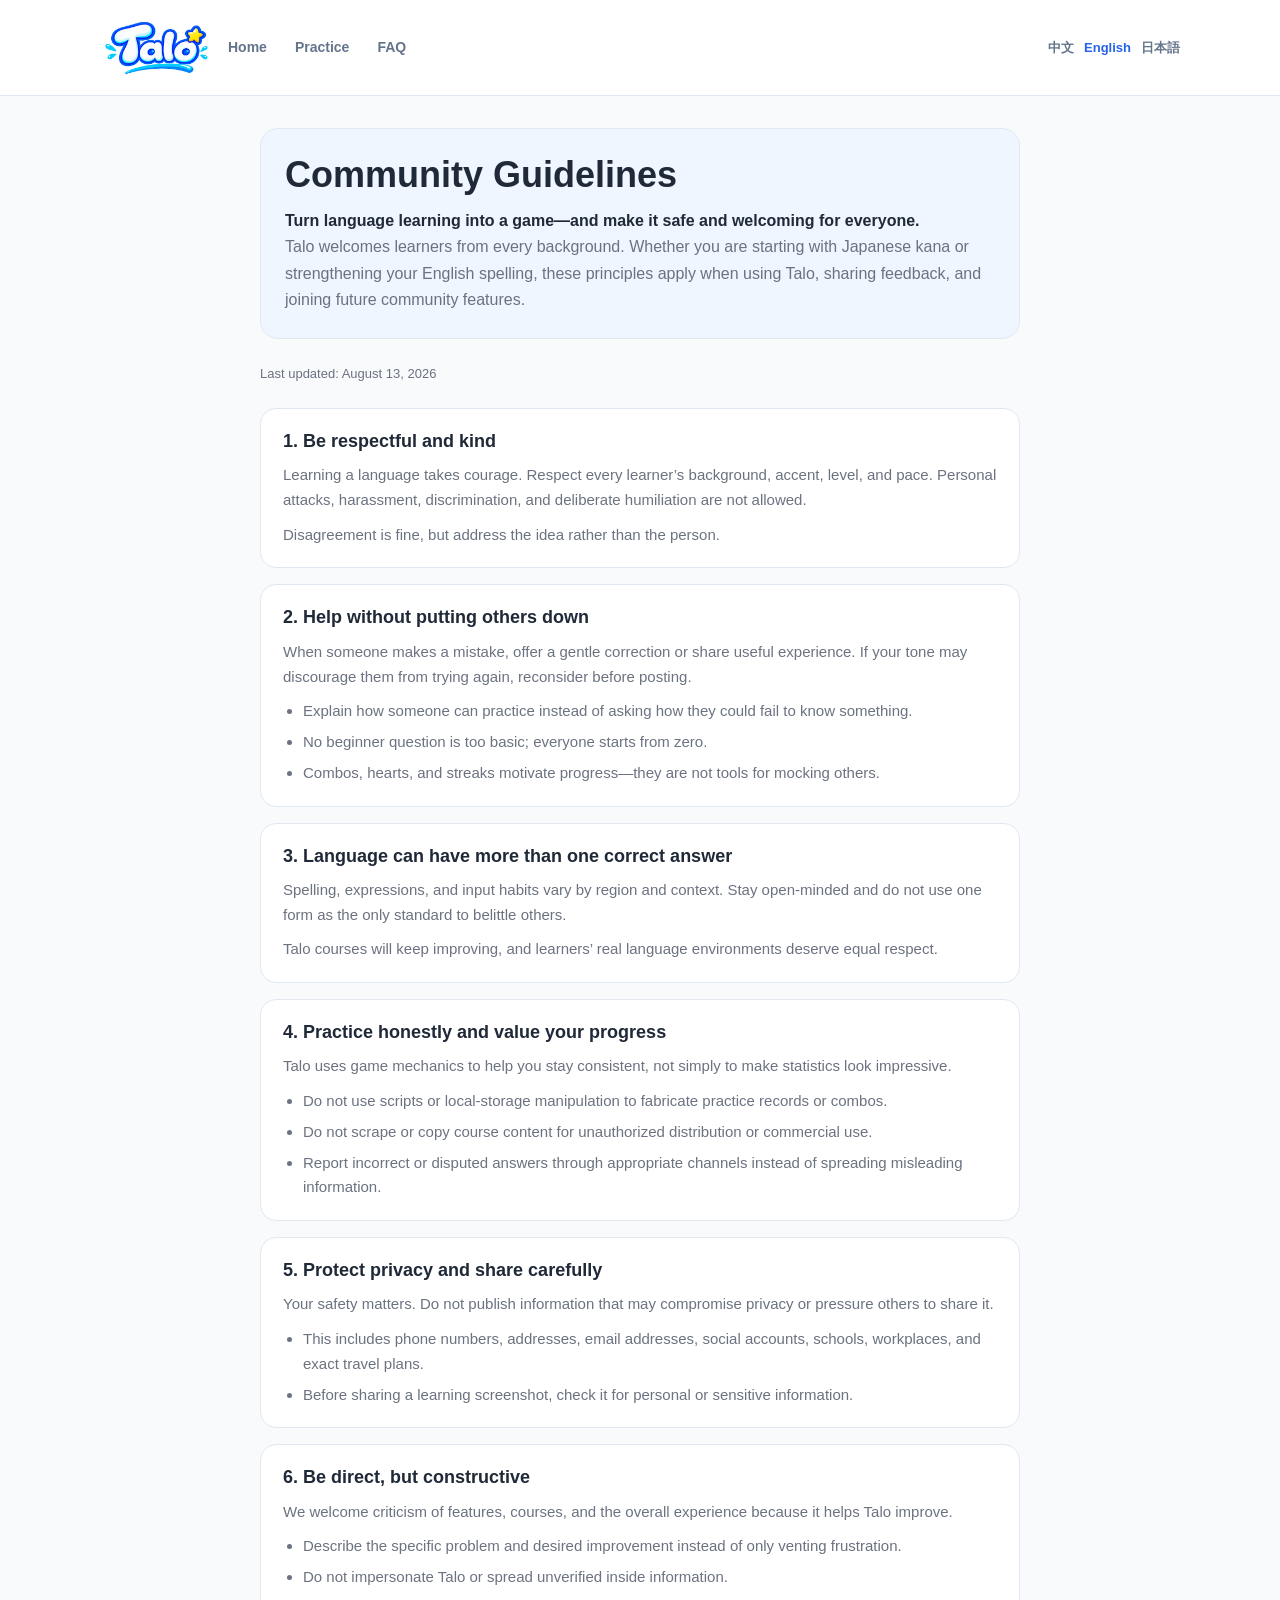
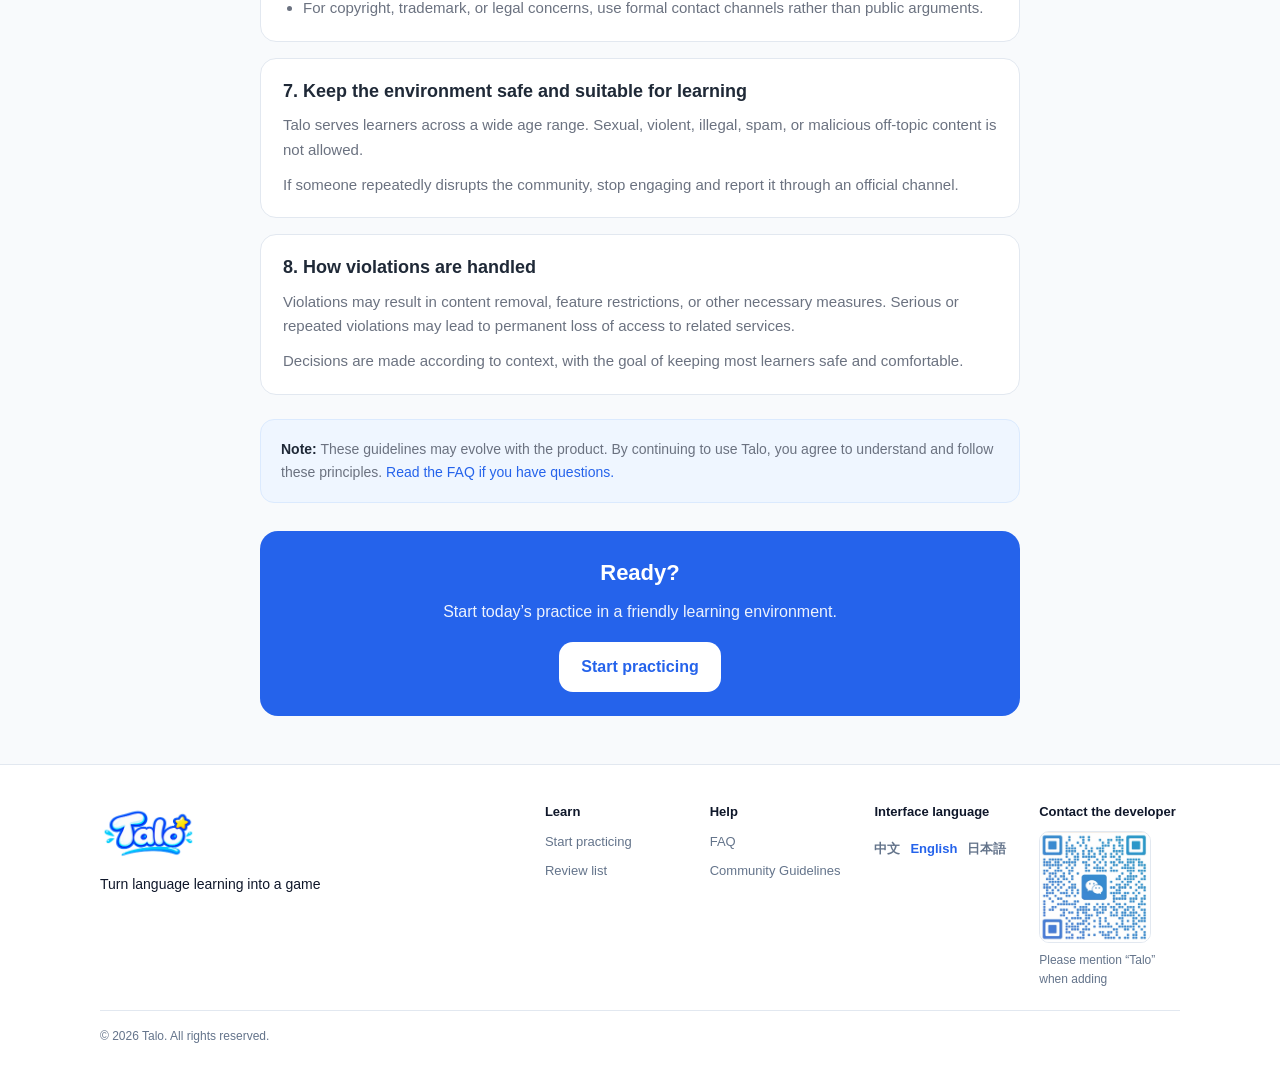
<file: community.html>
<!doctype html><html lang="zh-CN"><head><meta charset="UTF-8"><meta name="viewport" content="width=device-width,initial-scale=1"><title>社区守则 · Talo</title><meta name="description" content="Talo 社区守则：尊重、互助、诚实练习与隐私保护。把语言学习变成一场游戏，也要一起维护友善的学习环境。"><meta name="keywords" content="Talo,社区守则,语言学习,行为规范,打字练习"><meta name="author" content="Talo"><meta name="robots" content="index,follow"><link rel="canonical" href="https://premillos.github.io/talo/community.html"><link rel="icon" type="image/png" href="./brand/mini_logo.png"><link rel="stylesheet" href="./cursors/cursors.css"><script defer src="./i18n/static-pages.js"></script><meta property="og:type" content="website"><meta property="og:site_name" content="Talo"><meta property="og:locale" content="zh_CN"><meta property="og:locale:alternate" content="en_US"><meta property="og:locale:alternate" content="ja_JP"><meta property="og:title" content="社区守则 · Talo"><meta property="og:description" content="Talo 社区守则：尊重彼此、诚实练习、保护隐私，共同维护友善的语言学习环境。"><meta property="og:url" content="https://premillos.github.io/talo/community.html"><meta property="og:image" content="https://premillos.github.io/talo/brand/big_logo.png"><meta property="og:image:secure_url" content="https://premillos.github.io/talo/brand/big_logo.png"><meta property="og:image:type" content="image/png"><meta property="og:image:width" content="800"><meta property="og:image:height" content="534"><meta property="og:image:alt" content="Talo 多语言学习 Logo"><meta name="twitter:card" content="summary_large_image"><meta name="twitter:title" content="社区守则 · Talo"><meta name="twitter:description" content="Talo 社区守则：尊重彼此、诚实练习、保护隐私，共同维护友善的语言学习环境。"><meta name="twitter:image" content="https://premillos.github.io/talo/brand/big_logo.png"><meta name="twitter:image:alt" content="Talo 多语言学习 Logo"><script type="application/ld+json">{"@context":"https://schema.org","@type":"WebPage","name":"Talo 社区守则","description":"Talo 社区行为准则，适用于使用 Talo 产品及相关交流渠道的所有用户。","inLanguage":"zh-CN","isPartOf":{"@type":"WebSite","name":"Talo"}}</script><style>:root{--text:#1f2937;--muted:#6b7280;--border:#e2e8f0;--surface:#ffffff;--bg:#f8fafc;--primary:#2563eb;--link:#2563eb;--accent-soft:#eff6ff}*{box-sizing:border-box}body{margin:0;font-family:Inter,-apple-system,BlinkMacSystemFont,'Segoe UI',sans-serif;color:var(--text);background:var(--bg);line-height:1.65}a{color:var(--link);text-decoration:none}a:hover{text-decoration:underline}.wrap{width:min(760px,calc(100% - 32px));margin:0 auto}main{padding:32px 0 48px}.intro{margin-bottom:24px;padding:24px;border-radius:18px;background:var(--accent-soft);border:1px solid var(--border)}.intro h1{margin:0 0 10px;font-size:clamp(28px, 4vw, 36px);line-height:1.2}.intro p{margin:0;color:var(--muted);font-size:16px}.intro .slogan{margin-top:12px;color:var(--text);font-weight:600}.updated{margin:0 0 24px;color:var(--muted);font-size:13px}.rule-list{display:grid;gap:16px}.rule{padding:20px 22px;border:1px solid var(--border);border-radius:16px;background:var(--surface)}.rule h2{margin:0 0 10px;font-size:18px;line-height:1.35}.rule p{margin:0 0 10px;color:var(--muted);font-size:15px}.rule p:last-child{margin-bottom:0}.rule ul{margin:0;padding-left:20px;color:var(--muted);font-size:15px}.rule li+li{margin-top:6px}.notice{margin-top:24px;padding:18px 20px;border-radius:14px;background:var(--accent-soft);border:1px solid #dbeafe;font-size:14px;color:var(--muted)}.notice strong{color:var(--text)}.cta{margin-top:28px;padding:24px;border-radius:18px;background:var(--primary);color:#fff;text-align:center}.cta h2{margin:0 0 8px;font-size:22px}.cta p{margin:0 0 16px;opacity:.92}.cta a{display:inline-block;padding:12px 22px;border-radius:14px;background:#fff;color:var(--primary);font-weight:700;text-decoration:none}</style><link rel="stylesheet" href="./static-shell.css"></head><body data-page="community"><header class="site-header"><div class="page-shell site-header__inner"><a class="brand" href="./" aria-label="返回 Talo 首页"><img class="brand__logo" src="./brand/big_logo.png" alt="Talo"></a><nav class="site-nav" aria-label="站点导航"><a href="./">首页</a> <a href="./learn">练习</a> <a href="./faq.html">常见问题</a></nav><div class="site-actions"><div class="locale-switcher" role="group" aria-label="切换界面语言"><button type="button" data-locale="zh-CN">中文</button> <button type="button" data-locale="en">English</button> <button type="button" data-locale="ja">日本語</button></div></div></div></header><main class="wrap"><header class="intro"><h1>社区守则</h1><p class="slogan">把语言学习，变成一场游戏——也把它变成对每个人都安全、友善的体验。</p><p>Talo 欢迎来自不同背景的学习者。无论你是刚开始接触日语假名，还是在巩固英语拼写，这些原则适用于使用 Talo 产品、参与反馈交流，以及未来可能开放的社区功能。</p></header><p class="updated">最后更新：2026-08-13</p><section class="rule-list" aria-label="社区守则正文"><article class="rule" id="respect"><h2>1. 彼此尊重，保持友善</h2><p>学习语言需要勇气。请对待每位学习者及其背景、口音、水平与节奏以尊重。我们不允许人身攻击、骚扰、歧视性言论，或故意让他人难堪的内容。</p><p>可以不同意，但请就事论事，不要针对个人。</p></article><article class="rule" id="help"><h2>2. 鼓励互助，拒绝「打击式帮忙」</h2><p>看到他人出错时，可以温和地指出或分享经验；但如果语气会让对方更不敢开口，那就先别发。</p><ul><li>优先分享「可以怎么练」，而不是「你怎么连这都不会」。</li><li>新手问题没有「太低级」，每个人都是从零开始的。</li><li>连击、心形、连续天数是激励，不是嘲笑他人的工具。</li></ul></article><article class="rule" id="diversity"><h2>3. 语言有多种正确答案</h2><p>同一种语言在不同地区、场景下可能有不同拼写、表达或输入习惯。讨论时保持开放，不要把某一种说法当作唯一标准去贬低其他人。</p><p>Talo 课程会逐步完善，但学习者的真实语言环境同样值得尊重。</p></article><article class="rule" id="honesty"><h2>4. 诚实练习，珍惜自己的进步</h2><p>Talo 的游戏化设计是为了让你更愿意坚持，而不是为了「数据好看」。</p><ul><li>请勿通过脚本、篡改本地存储等方式伪造练习记录或连击。</li><li>请勿批量抓取、复制课程内容用于未授权传播或商业用途。</li><li>发现题目错误或争议答案，欢迎通过正当渠道反馈，而不是在公开场合传播误导信息。</li></ul></article><article class="rule" id="privacy"><h2>5. 保护隐私，谨慎分享</h2><p>你的安全很重要。请不要在公开场合发布可能危及隐私的信息，也不要诱导他人分享此类内容。</p><ul><li>包括但不限于：手机号、住址、邮箱、社交账号、学校/工作单位、精确行程等。</li><li>分享学习截图时，请检查是否包含他人或敏感信息。</li></ul></article><article class="rule" id="feedback"><h2>6. 反馈可以尖锐，但要有建设性</h2><p>我们欢迎对功能、课程与体验提出批评，这能帮助 Talo 变得更好。</p><ul><li>请描述具体问题与期望改进，而不是只发泄情绪。</li><li>不要冒充官方，或散布未经证实的「内部消息」。</li><li>涉及版权、商标或其他法律问题时，请通过正式渠道联系，而非公开争吵。</li></ul></article><article class="rule" id="safe"><h2>7. 共建安全、适合学习的环境</h2><p>Talo 面向广泛年龄段的学习者。请勿发布色情、暴力、违法、spam 或与语言学习无关的恶意内容。</p><p>若发现有人持续破坏环境，请停止互动并通过官方渠道举报，而不是以暴制暴。</p></article><article class="rule" id="enforcement"><h2>8. 违规会如何处理</h2><p>违反本守则可能导致内容删除、功能限制、账号暂停或其他必要措施。严重或重复违规可能被永久禁止使用相关服务。</p><p>我们会根据具体情况判断，目标是保护大多数学习者能安心练习。</p></article></section><aside class="notice"><strong>说明：</strong>本守则会随产品演进更新。继续使用 Talo，即表示你理解并愿意遵守上述原则。如有疑问，可先阅读 <a href="./faq.html">常见问题</a>。</aside><aside class="cta"><h2>准备好了？</h2><p>在友善的环境里，开始今天的练习。</p><a href="./learn">进入练习</a></aside></main><footer class="site-footer"><div class="page-shell site-footer__inner"><div class="site-footer__brand"><img class="site-footer__logo" src="./brand/big_logo.png" alt="Talo"><p>把语言学习，变成一场游戏</p></div><nav class="site-footer__links" aria-label="页脚导航"><div class="site-footer__col"><strong data-common="learnGroup">学习</strong> <a href="./learn" data-common="startPractice">开始练习</a> <a href="./learn/wrong-book" data-common="wrongBook">错题本</a></div><div class="site-footer__col"><strong data-common="helpGroup">帮助</strong> <a href="./faq.html">常见问题</a> <a href="./community.html">社区守则</a></div><div class="site-footer__col site-footer__col--locale"><strong data-common="languageGroup">界面语言</strong><div class="locale-switcher" role="group" aria-label="切换界面语言"><button type="button" data-locale="zh-CN">中文</button> <button type="button" data-locale="en">English</button> <button type="button" data-locale="ja">日本語</button></div></div><div class="site-footer__col site-footer__col--contact"><strong data-common="contactDeveloper">联系开发者</strong> <button class="site-footer__qr-button" type="button" aria-label="放大联系开发者二维码" data-common-aria-label="openQrPreview"><img class="site-footer__qr" src="./contact-developer-wechat.png" alt="联系开发者微信二维码" width="112" height="112" loading="lazy" data-common-alt="contactQrAlt"></button> <span data-common="contactNote">添加时请备注 Talo</span></div></nav></div><div class="page-shell site-footer__copy"><p>© 2026 Talo</p></div></footer></body></html>
</file>
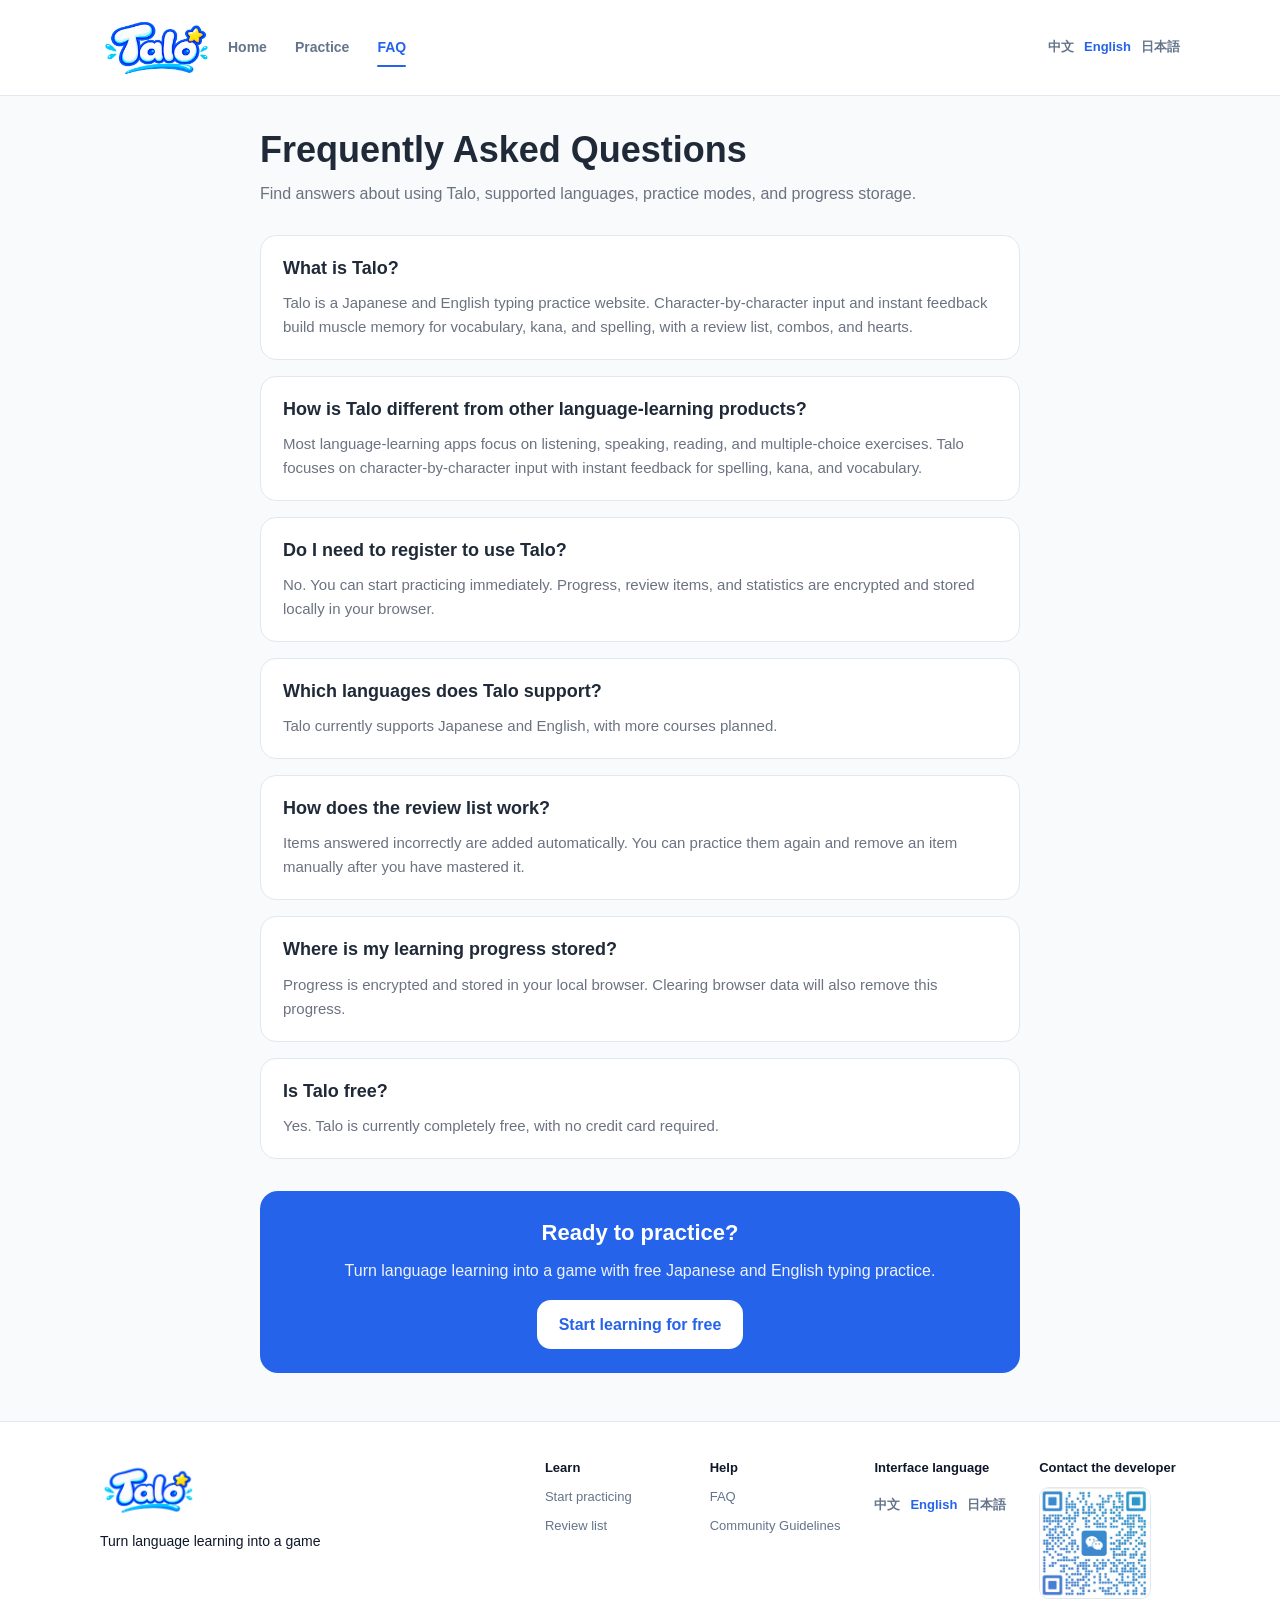
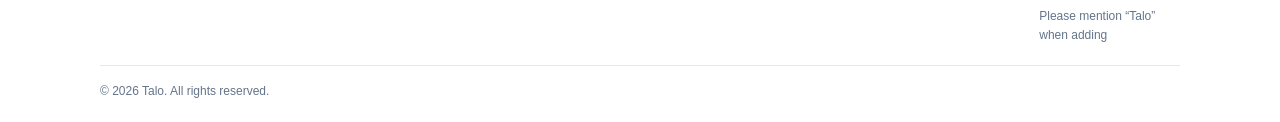
<file: faq.html>
<!doctype html><html lang="zh-CN"><head><meta charset="UTF-8"><meta name="viewport" content="width=device-width,initial-scale=1"><title>常见问题 · Talo 多语言打字练习</title><meta name="description" content="Talo 常见问题：是否免费、是否需要注册、支持哪些语言、逐字输入练习、错题本用法以及学习进度保存方式。"><meta name="keywords" content="Talo FAQ,日语学习常见问题,英语学习,打字练习,逐字输入,错题本"><meta name="author" content="Talo"><meta name="robots" content="index,follow"><link rel="canonical" href="https://premillos.github.io/talo/faq.html"><link rel="icon" type="image/png" href="./brand/mini_logo.png"><link rel="stylesheet" href="./cursors/cursors.css"><script defer src="./i18n/static-pages.js"></script><meta property="og:type" content="website"><meta property="og:site_name" content="Talo"><meta property="og:locale" content="zh_CN"><meta property="og:locale:alternate" content="en_US"><meta property="og:locale:alternate" content="ja_JP"><meta property="og:title" content="常见问题 · Talo 多语言打字练习"><meta property="og:description" content="了解 Talo 是否免费、如何开始练习、支持的语言与进度保存方式。"><meta property="og:url" content="https://premillos.github.io/talo/faq.html"><meta property="og:image" content="https://premillos.github.io/talo/brand/big_logo.png"><meta property="og:image:secure_url" content="https://premillos.github.io/talo/brand/big_logo.png"><meta property="og:image:type" content="image/png"><meta property="og:image:width" content="800"><meta property="og:image:height" content="534"><meta property="og:image:alt" content="Talo 多语言学习 Logo"><meta name="twitter:card" content="summary_large_image"><meta name="twitter:title" content="常见问题 · Talo 多语言打字练习"><meta name="twitter:description" content="了解 Talo 是否免费、如何开始练习、支持的语言与进度保存方式。"><meta name="twitter:image" content="https://premillos.github.io/talo/brand/big_logo.png"><meta name="twitter:image:alt" content="Talo 多语言学习 Logo"><script type="application/ld+json">{"@context":"https://schema.org","@type":"FAQPage","mainEntity":[{"@type":"Question","name":"Talo 是什么？","acceptedAnswer":{"@type":"Answer","text":"Talo 是面向日语与英语的打字练习网站。通过逐字输入和即时校验，帮助学习者强化词汇、假名与拼写的肌肉记忆，并配有错题本、连击与心形等游戏化反馈。"}},{"@type":"Question","name":"Talo 和其他语言学习产品有什么不同？","acceptedAnswer":{"@type":"Answer","text":"多数语言学习 App 侧重听说读和选择题，Talo 专注逐字输入练习，通过即时校验强化拼写、假名与词汇记忆。"}},{"@type":"Question","name":"使用 Talo 需要注册吗？","acceptedAnswer":{"@type":"Answer","text":"不需要。打开网站即可开始练习。学习进度、错题本与统计数据会加密保存在你的浏览器本机。"}},{"@type":"Question","name":"Talo 支持哪些语言？","acceptedAnswer":{"@type":"Answer","text":"当前支持日语和英语，后续会持续增加更多语言课程。"}},{"@type":"Question","name":"错题本怎么用？","acceptedAnswer":{"@type":"Answer","text":"练习中答错的词条会自动收录到错题本。你可以随时重新练习薄弱内容，也可以手动移除已掌握的词条。"}},{"@type":"Question","name":"学习进度保存在哪里？","acceptedAnswer":{"@type":"Answer","text":"进度保存在本机浏览器中，并经过加密存储。清除浏览器数据会导致进度丢失。"}},{"@type":"Question","name":"Talo 是免费的吗？","acceptedAnswer":{"@type":"Answer","text":"是的。Talo 当前完全免费，无需信用卡，即可开始日语与英语打字练习。"}}]}</script><style>:root{--text:#1f2937;--muted:#6b7280;--border:#e2e8f0;--surface:#ffffff;--bg:#f8fafc;--primary:#2563eb;--link:#2563eb}*{box-sizing:border-box}body{margin:0;font-family:Inter,-apple-system,BlinkMacSystemFont,'Segoe UI',sans-serif;color:var(--text);background:var(--bg);line-height:1.6}a{color:var(--link);text-decoration:none}a:hover{text-decoration:underline}.wrap{width:min(760px,calc(100% - 32px));margin:0 auto}main{padding:32px 0 48px}.intro{margin-bottom:28px}.intro h1{margin:0 0 10px;font-size:clamp(28px, 4vw, 36px);line-height:1.2}.intro p{margin:0;color:var(--muted);font-size:16px}.faq-list{display:grid;gap:16px}.faq-item{padding:20px 22px;border:1px solid var(--border);border-radius:16px;background:var(--surface)}.faq-item h2{margin:0 0 10px;font-size:18px;line-height:1.4}.faq-item p{margin:0;color:var(--muted);font-size:15px}.cta{margin-top:32px;padding:24px;border-radius:18px;background:var(--primary);color:#fff;text-align:center}.cta h2{margin:0 0 8px;font-size:22px}.cta p{margin:0 0 16px;opacity:.92}.cta a{display:inline-block;padding:12px 22px;border-radius:14px;background:#fff;color:var(--primary);font-weight:700;text-decoration:none}</style><link rel="stylesheet" href="./static-shell.css"></head><body data-page="faq"><header class="site-header"><div class="page-shell site-header__inner"><a class="brand" href="./" aria-label="返回 Talo 首页"><img class="brand__logo" src="./brand/big_logo.png" alt="Talo"></a><nav class="site-nav" aria-label="站点导航"><a href="./">首页</a> <a href="./learn">练习</a> <a href="./faq.html" aria-current="page">常见问题</a></nav><div class="site-actions"><div class="locale-switcher" role="group" aria-label="切换界面语言"><button type="button" data-locale="zh-CN">中文</button> <button type="button" data-locale="en">English</button> <button type="button" data-locale="ja">日本語</button></div></div></div></header><main class="wrap"><header class="intro"><h1>常见问题</h1><p>关于 Talo 的使用方式、支持语言、练习模式与进度保存，你都可以在这里找到答案。</p></header><section class="faq-list" aria-label="FAQ 列表"><article class="faq-item" id="what-is-talo"><h2>Talo 是什么？</h2><p>Talo 是面向日语与英语的打字练习网站。通过逐字输入和即时校验，帮助学习者强化词汇、假名与拼写的肌肉记忆，并配有错题本、连击与心形等游戏化反馈。</p></article><article class="faq-item" id="vs-others"><h2>Talo 和其他语言学习产品有什么不同？</h2><p>多数语言学习 App 侧重听说读和选择题，Talo 专注逐字输入练习，通过即时校验强化拼写、假名与词汇记忆。</p></article><article class="faq-item" id="need-register"><h2>使用 Talo 需要注册吗？</h2><p>不需要。打开网站即可开始练习。学习进度、错题本与统计数据会加密保存在你的浏览器本机。</p></article><article class="faq-item" id="languages"><h2>Talo 支持哪些语言？</h2><p>当前支持日语和英语，后续会持续增加更多语言课程。</p></article><article class="faq-item" id="wrong-book"><h2>错题本怎么用？</h2><p>练习中答错的词条会自动收录到错题本。你可以随时重新练习薄弱内容，也可以手动移除已掌握的词条。</p></article><article class="faq-item" id="progress-storage"><h2>学习进度保存在哪里？</h2><p>进度保存在本机浏览器中，并经过加密存储。清除浏览器数据会导致进度丢失。</p></article><article class="faq-item" id="free"><h2>Talo 是免费的吗？</h2><p>是的。Talo 当前完全免费，无需信用卡，即可开始日语与英语打字练习。</p></article></section><aside class="cta"><h2>准备好开始练习了吗？</h2><p>把语言学习，变成一场游戏。免费练日语与英语打字。</p><a href="./learn">免费开始学习</a></aside></main><footer class="site-footer"><div class="page-shell site-footer__inner"><div class="site-footer__brand"><img class="site-footer__logo" src="./brand/big_logo.png" alt="Talo"><p>把语言学习，变成一场游戏</p></div><nav class="site-footer__links" aria-label="页脚导航"><div class="site-footer__col"><strong data-common="learnGroup">学习</strong> <a href="./learn" data-common="startPractice">开始练习</a> <a href="./learn/wrong-book" data-common="wrongBook">错题本</a></div><div class="site-footer__col"><strong data-common="helpGroup">帮助</strong> <a href="./faq.html">常见问题</a> <a href="./community.html">社区守则</a></div><div class="site-footer__col site-footer__col--locale"><strong data-common="languageGroup">界面语言</strong><div class="locale-switcher" role="group" aria-label="切换界面语言"><button type="button" data-locale="zh-CN">中文</button> <button type="button" data-locale="en">English</button> <button type="button" data-locale="ja">日本語</button></div></div><div class="site-footer__col site-footer__col--contact"><strong data-common="contactDeveloper">联系开发者</strong> <button class="site-footer__qr-button" type="button" aria-label="放大联系开发者二维码" data-common-aria-label="openQrPreview"><img class="site-footer__qr" src="./contact-developer-wechat.png" alt="联系开发者微信二维码" width="112" height="112" loading="lazy" data-common-alt="contactQrAlt"></button> <span data-common="contactNote">添加时请备注 Talo</span></div></nav></div><div class="page-shell site-footer__copy"><p>© 2026 Talo</p></div></footer></body></html>
</file>
<file: cursors/cursors.css>
/* Talo 自定义鼠标，源文件 client/design/cursor_*.png */
:root {
  --talo-cursor-normal: url('./cursor_normal.png') 5 5, default;
  --talo-cursor-pointer: url('./cursor_pointer.png') 18 17, pointer;
  --talo-cursor-disable: url('./cursor_disable.png') 5 5, not-allowed;
}

html,
body {
  cursor: var(--talo-cursor-normal);
}

/* 文本输入保留系统 I 形光标 */
input:not([type='button']):not([type='submit']):not([type='reset']):not([type='checkbox']):not([type='radio']),
textarea,
[contenteditable='true'] {
  cursor: text;
}

/* 可点击元素 */
a,
area,
button:not(:disabled),
label,
select,
summary,
[role='link'],
[role='button']:not([aria-disabled='true']),
input[type='button'],
input[type='submit'],
input[type='reset'],
input[type='checkbox'],
input[type='radio'] {
  cursor: var(--talo-cursor-pointer);
}

/* 不可用状态 */
:disabled,
[disabled],
[aria-disabled='true'] {
  cursor: var(--talo-cursor-disable);
}

/* 站点内可点击区块（Vue 页面 class） */
.list-row--clickable,
.link-back,
.site-nav a,
.brand,
.text-button:not(:disabled),
.home-cta,
.home-language-card:not(.home-language-card--empty),
.home-mode-card,
.home-faq__item summary {
  cursor: var(--talo-cursor-pointer);
}

.auth-page__back,
.auth-page__mark,
.login-layout__mobile-back,
.login-layout__mobile-mark,
.login-layout__desktop-back,
.login-method,
.login-page__skip,
.mode-button {
  cursor: var(--talo-cursor-pointer);
}

.locale-switcher__item {
  cursor: var(--talo-cursor-pointer);
}

.home-language-card--empty {
  cursor: var(--talo-cursor-normal);
}
</file>
<file: static-shell.css>
:root {
  --shell-page-width: 1080px;
  --shell-border: #e2e8f0;
  --shell-surface: #fff;
  --shell-text: #0f172a;
  --shell-muted: #64748b;
  --shell-primary: #2563eb;
  --shell-primary-soft: #eff6ff;
  --shell-header-height: 99px;
}

.page-shell {
  width: min(var(--shell-page-width), calc(100% - 40px));
  margin-right: auto;
  margin-left: auto;
}

body .site-header {
  position: sticky;
  top: 0;
  z-index: 30;
  padding: 0;
  border-bottom: 1px solid var(--shell-border);
  background: rgb(255 255 255 / 94%);
  backdrop-filter: blur(12px);
}

body .site-header__inner {
  display: flex;
  align-items: center;
  justify-content: space-between;
  gap: 16px;
  min-height: 68px;
  padding: 10px 0;
}

body .brand {
  display: inline-flex;
  flex-shrink: 0;
  align-items: center;
  line-height: 0;
}

body .brand__logo {
  display: block;
  width: 112px;
  height: auto;
  max-width: 100%;
  object-fit: contain;
  object-position: left center;
}

.site-nav {
  display: flex;
  align-items: center;
  gap: 28px;
}

.site-nav a {
  position: relative;
  padding: 10px 0;
  color: var(--shell-muted);
  font-size: 14px;
  font-weight: 600;
}

.site-nav a:hover,
.site-nav a.site-nav__link--active,
.site-nav a[aria-current='page'] {
  color: var(--shell-primary);
  text-decoration: none;
}

.site-nav a.site-nav__link--active::after,
.site-nav a[aria-current='page']::after {
  position: absolute;
  right: 0;
  bottom: 2px;
  left: 0;
  height: 2px;
  border-radius: 2px;
  background: var(--shell-primary);
  content: '';
}

.site-actions {
  display: flex;
  align-items: center;
  justify-content: flex-end;
  gap: 14px;
  margin-left: auto;
}

body .locale-switcher {
  display: inline-flex;
  flex-wrap: wrap;
  align-items: center;
  gap: 4px 10px;
}

body .locale-switcher button {
  min-height: 32px;
  padding: 0;
  border: 0;
  background: transparent;
  color: var(--shell-muted);
  font: inherit;
  font-size: 13px;
  font-weight: 600;
  cursor: pointer;
}

body .locale-switcher button:hover,
body .locale-switcher button.is-active {
  color: var(--shell-primary);
}

body .locale-switcher button:focus-visible {
  border-radius: 4px;
  outline: 2px solid var(--shell-primary);
  outline-offset: 2px;
}

body .site-footer {
  padding: 36px 0 20px;
  border-top: 1px solid var(--shell-border);
  background: var(--shell-surface);
  color: var(--shell-muted);
  font-size: 13px;
}

.site-footer__inner {
  display: grid;
  grid-template-columns: minmax(220px, 1fr) minmax(0, 1.6fr);
  gap: 48px;
}

.site-footer__brand {
  display: grid;
  align-content: start;
  gap: 8px;
}

body .site-footer__logo {
  display: block;
  width: 96px;
  height: auto;
}

.site-footer__brand p,
.site-footer__copy p {
  margin: 0;
}

.site-footer__brand p {
  color: var(--shell-text);
  font-size: 14px;
}

.site-footer__links {
  display: grid;
  grid-template-columns: repeat(4, minmax(0, 1fr));
  gap: 24px;
}

.site-footer__col {
  display: grid;
  align-content: start;
  gap: 8px;
}

.site-footer__col strong {
  color: var(--shell-text);
  font-size: 13px;
}

.site-footer__col a {
  color: var(--shell-muted);
}

.site-footer__col a:hover {
  color: var(--shell-primary);
}

.site-footer__col--locale {
  gap: 10px;
}

.site-footer__col--contact {
  gap: 8px;
}

.site-footer__qr-button {
  width: 112px;
  height: 112px;
  padding: 0;
  border: 0;
  border-radius: 10px;
  background: transparent;
  cursor: var(--talo-cursor-pointer);
}

.site-footer__qr-button:focus-visible {
  outline: 3px solid rgb(37 99 235 / 24%);
  outline-offset: 3px;
}

.site-footer__qr {
  display: block;
  width: 112px;
  height: 112px;
  border: 1px solid var(--shell-border);
  border-radius: 10px;
  background: #fff;
  object-fit: cover;
}

.site-footer__col--contact span {
  color: var(--shell-muted);
  font-size: 12px;
}

.contact-qr-preview {
  position: fixed;
  z-index: 1000;
  inset: 0;
  display: grid;
  place-items: center;
  padding: 24px;
  background: rgb(15 23 42 / 72%);
  backdrop-filter: blur(6px);
}

.contact-qr-preview[hidden] {
  display: none;
}

.contact-qr-preview__panel {
  position: relative;
  display: grid;
  justify-items: center;
  gap: 12px;
  width: min(560px, 100%);
  padding: 28px;
  border: 1px solid var(--shell-border);
  border-radius: 18px;
  background: var(--shell-surface);
  box-shadow: 0 18px 48px rgb(15 23 42 / 18%);
  color: var(--shell-text);
}

.contact-qr-preview__panel > strong {
  font-size: 20px;
}

.contact-qr-preview__panel p {
  margin: 0;
  color: var(--shell-muted);
  font-size: 14px;
}

.contact-qr-preview__image {
  display: block;
  width: min(440px, 78vw, 68vh);
  height: auto;
  border-radius: 14px;
  background: #fff;
}

.contact-qr-preview__close {
  position: absolute;
  top: 12px;
  right: 12px;
  display: grid;
  place-items: center;
  width: 36px;
  height: 36px;
  padding: 0;
  border: 0;
  border-radius: 999px;
  background: #f1f5f9;
  color: var(--shell-muted);
  font-size: 24px;
  line-height: 1;
  cursor: var(--talo-cursor-pointer);
}

.contact-qr-preview__close:hover {
  background: var(--shell-primary-soft);
  color: var(--shell-primary);
}

.site-footer__copy {
  margin-top: 20px;
  padding-top: 16px;
  border-top: 1px solid var(--shell-border);
  font-size: 12px;
}

@media (max-width: 767px) {
  :root {
    --shell-header-height: 62px;
  }

  body .brand__logo {
    max-height: 42px;
  }

  body .site-header__inner {
    align-items: center;
    min-height: 60px;
  }

  .site-nav {
    display: none;
  }

  .site-actions {
    margin-left: auto;
  }

  body .site-actions .locale-switcher {
    gap: 8px;
  }

  body .site-actions .locale-switcher button {
    font-size: 12px;
  }

  body .site-footer {
    padding: 28px 0 max(18px, env(safe-area-inset-bottom));
  }

  .site-footer__inner {
    grid-template-columns: 1fr;
    gap: 24px;
  }

  .site-footer__links {
    grid-template-columns: repeat(2, minmax(0, 1fr));
    gap: 20px;
  }

  .site-footer__col--locale {
    grid-column: 1 / -1;
  }
}
</file>
